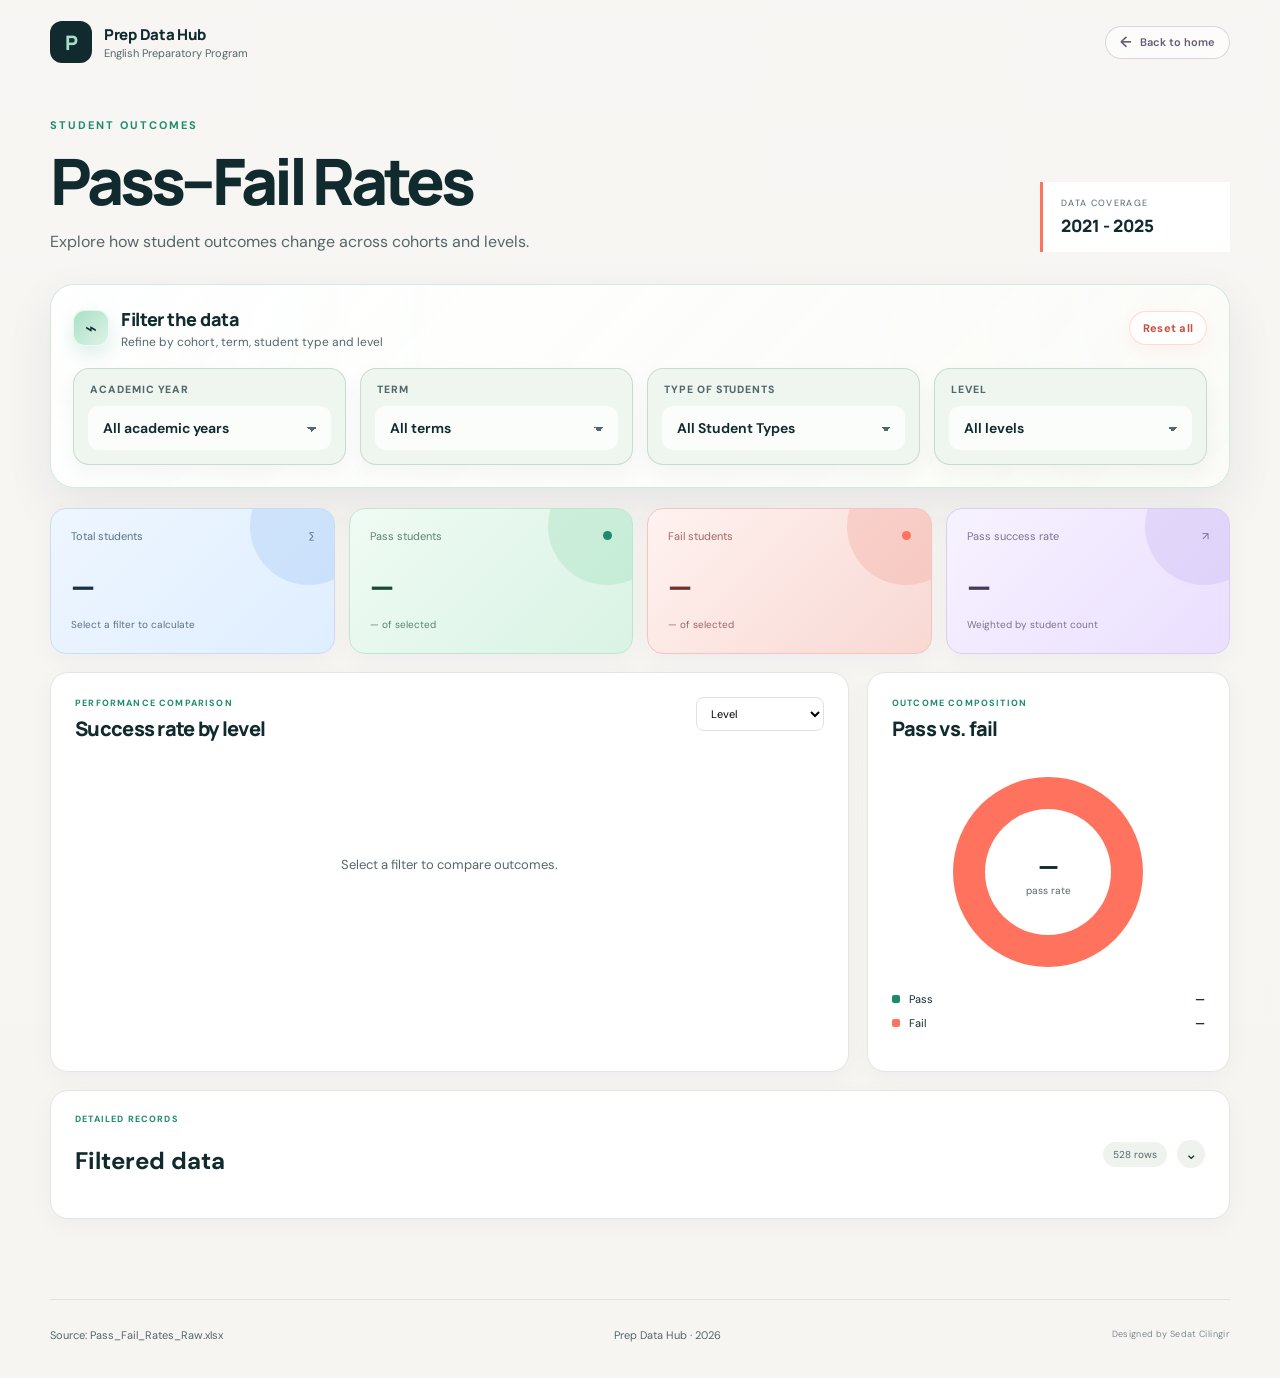
<file: pass-fail.html>
<!doctype html>
<html lang="en">
<head>
  <meta charset="utf-8">
  <meta name="viewport" content="width=device-width, initial-scale=1">
  <meta name="description" content="Interactive pass and fail rates dashboard">
  <title>Pass–Fail Rates | Prep Data Hub</title>
  <link rel="preconnect" href="https://fonts.googleapis.com">
  <link rel="preconnect" href="https://fonts.gstatic.com" crossorigin>
  <link href="https://fonts.googleapis.com/css2?family=DM+Sans:wght@400;500;600;700&family=Manrope:wght@600;700;800&display=swap" rel="stylesheet">
  <link rel="stylesheet" href="styles.css?v=3">
  <link rel="stylesheet" href="site-background.css?v=2">
  <link rel="stylesheet" href="table-collapse.css?v=1">
  <link rel="stylesheet" href="filter-layout.css?v=1">
  <link rel="stylesheet" href="kpi-colors.css?v=1">
</head>
<body class="dashboard-page">
  <header class="site-header dashboard-header">
    <a class="brand" href="index.html">
      <span class="brand-mark">P</span>
      <span>
        <strong>Prep Data Hub</strong>
        <small>English Preparatory Program</small>
      </span>
    </a>
    <a class="back-link" href="index.html"><span>←</span> Back to home</a>
  </header>

  <main class="dashboard-shell">
    <section class="dashboard-title">
      <div>
        <p class="eyebrow">Student outcomes</p>
        <h1>Pass–Fail Rates</h1>
        <p>Explore how student outcomes change across cohorts and levels.</p>
      </div>
      <div class="data-badge">
        <span>DATA COVERAGE</span>
        <strong id="coverageLabel">—</strong>
      </div>
    </section>

    <section class="filter-panel" aria-label="Dashboard filters">
      <div class="filter-heading">
        <div>
          <span class="filter-icon">⌁</span>
          <span>
            <strong>Filter the data</strong>
            <small>Refine by cohort, term, student type and level</small>
          </span>
        </div>
        <button id="resetFilters" type="button">Reset all</button>
      </div>
      <div class="filter-grid">
        <label>
          <span>Academic Year</span>
          <select id="academicYearFilter"></select>
        </label>
        <label>
          <span>Term</span>
          <select id="termFilter"></select>
        </label>
        <label>
          <span>Type of Students</span>
          <select id="studentTypeFilter"></select>
        </label>
        <label>
          <span>Level</span>
          <select id="levelFilter"></select>
        </label>
      </div>
    </section>

    <section class="kpi-grid" aria-label="Summary metrics">
      <article class="kpi-card kpi-total">
        <div class="kpi-top"><span>Total students</span><i>∑</i></div>
        <strong id="totalStudents">—</strong>
        <small id="recordCount">— records</small>
      </article>
      <article class="kpi-card kpi-pass">
        <div class="kpi-top"><span>Pass students</span><i class="success-dot"></i></div>
        <strong id="passStudents">—</strong>
        <small id="passShare">— of total</small>
      </article>
      <article class="kpi-card kpi-fail">
        <div class="kpi-top"><span>Fail students</span><i class="fail-dot"></i></div>
        <strong id="failStudents">—</strong>
        <small id="failShare">— of total</small>
      </article>
      <article class="kpi-card kpi-rate">
        <div class="kpi-top"><span>Pass success rate</span><i>↗</i></div>
        <strong id="passRate">—</strong>
        <small>Weighted by student count</small>
      </article>
    </section>

    <section class="chart-grid">
      <article class="panel chart-panel">
        <div class="panel-heading">
          <div>
            <p class="panel-kicker">Performance comparison</p>
            <h2>Success rate by <span id="dimensionTitle">level</span></h2>
          </div>
          <select id="dimensionSelect" aria-label="Chart breakdown">
            <option value="Level">Level</option>
            <option value="Type of Students">Type of Students</option>
            <option value="Academic Year">Academic Year</option>
            <option value="Term">Term</option>
          </select>
        </div>
        <div id="barChart" class="bar-chart" role="img" aria-label="Pass rate bar chart"></div>
      </article>

      <article class="panel donut-panel">
        <div class="panel-heading">
          <div>
            <p class="panel-kicker">Outcome composition</p>
            <h2>Pass vs. fail</h2>
          </div>
        </div>
        <div class="donut-wrap">
          <div id="donutChart" class="donut-chart">
            <div class="donut-center">
              <strong id="donutRate">—</strong>
              <span>pass rate</span>
            </div>
          </div>
          <div class="legend">
            <div><i class="legend-pass"></i><span>Pass</span><strong id="legendPass">—</strong></div>
            <div><i class="legend-fail"></i><span>Fail</span><strong id="legendFail">—</strong></div>
          </div>
        </div>
      </article>
    </section>

    <details class="panel table-panel">
      <summary class="table-toggle">
        <div>
          <p class="panel-kicker">Detailed records</p>
          <h2>Filtered data</h2>
        </div>
        <div class="table-toggle-meta">
          <span id="tableCount" class="table-count">— rows</span>
          <span class="table-toggle-icon" aria-hidden="true">⌄</span>
        </div>
      </summary>
      <div class="table-content">
        <div class="table-scroll">
          <table>
            <thead>
              <tr>
                <th>Academic Year</th>
                <th>Term</th>
                <th>Type of Students</th>
                <th>Level</th>
                <th class="numeric">Number of Sts</th>
                <th class="numeric">Pass Sts</th>
                <th class="numeric">Fail Sts</th>
                <th class="numeric">Pass Success Rate</th>
              </tr>
            </thead>
            <tbody id="dataTableBody"></tbody>
          </table>
        </div>
        <div id="emptyState" class="empty-state" hidden>
          <strong>No records match these filters.</strong>
          <span>Try widening your selection or resetting all filters.</span>
        </div>
      </div>
    </details>
  </main>

  <footer class="site-footer dashboard-footer">
    <span>Source: Pass_Fail_Rates_Raw.xlsx</span>
    <span>Prep Data Hub · 2026</span>
    <span class="designer-credit">Designed by Sedat Cilingir</span>
  </footer>

  <script src="data/pass-fail-data.js?v=6"></script>
  <script src="dashboard.js?v=5"></script>
</body>
</html>
</file>
<file: styles.css>
:root {
  --ink: #102a2d;
  --ink-soft: #53676a;
  --paper: #f4f3ee;
  --white: #fff;
  --mint: #a8dfc5;
  --mint-deep: #1e8b6d;
  --coral: #ff725e;
  --coral-soft: #ffd7d0;
  --line: #dfe3dc;
  --shadow: 0 20px 60px rgba(16, 42, 45, .09);
}

* { box-sizing: border-box; }
html { scroll-behavior: smooth; }
body {
  margin: 0;
  color: var(--ink);
  background: var(--paper);
  font-family: "DM Sans", sans-serif;
  -webkit-font-smoothing: antialiased;
}
a { color: inherit; text-decoration: none; }
button, input, select { font: inherit; }

.site-header {
  width: min(1180px, calc(100% - 48px));
  height: 96px;
  margin: auto;
  display: flex;
  align-items: center;
  justify-content: space-between;
}
.brand { display: inline-flex; align-items: center; gap: 12px; }
.brand-mark {
  width: 42px; height: 42px; display: grid; place-items: center;
  border-radius: 12px; background: var(--ink); color: var(--mint);
  font: 800 20px "Manrope", sans-serif;
}
.brand span:last-child { display: grid; gap: 1px; }
.brand strong { font: 800 15px "Manrope", sans-serif; letter-spacing: -.02em; }
.brand small { color: var(--ink-soft); font-size: 11px; }
.status-pill {
  display: flex; align-items: center; gap: 8px; padding: 9px 14px;
  border: 1px solid var(--line); border-radius: 99px; color: var(--ink-soft); font-size: 12px;
}
.status-pill i { width: 7px; height: 7px; border-radius: 50%; background: var(--mint-deep); }

.hero {
  min-height: 590px; width: min(1180px, calc(100% - 48px)); margin: auto;
  display: grid; grid-template-columns: 1.05fr .95fr; align-items: center; gap: 80px;
}
.eyebrow {
  margin: 0 0 18px; color: var(--mint-deep); text-transform: uppercase;
  font-size: 11px; font-weight: 700; letter-spacing: .18em;
}
.hero h1, .dashboard-title h1 {
  margin: 0; font: 800 clamp(48px, 6.1vw, 82px)/.98 "Manrope", sans-serif;
  letter-spacing: -.065em;
}
.hero h1 em { color: var(--coral); font-style: normal; }
.hero-text {
  max-width: 560px; margin: 28px 0 34px; color: var(--ink-soft);
  font-size: 17px; line-height: 1.7;
}
.primary-button {
  display: inline-flex; align-items: center; gap: 28px; padding: 16px 18px 16px 22px;
  border-radius: 12px; color: #fff; background: var(--ink); font-weight: 700; font-size: 14px;
  box-shadow: 0 12px 26px rgba(16, 42, 45, .18); transition: transform .2s, box-shadow .2s;
}
.primary-button span {
  display: grid; place-items: center; width: 29px; height: 29px;
  border-radius: 8px; color: var(--ink); background: var(--mint);
}
.primary-button:hover { transform: translateY(-2px); box-shadow: 0 16px 34px rgba(16, 42, 45, .23); }

.hero-visual {
  height: 440px; position: relative; border-radius: 36px; overflow: hidden;
  background: var(--ink);
}
.hero-visual::before {
  content: ""; position: absolute; inset: 0; opacity: .12;
  background-image: linear-gradient(rgba(255,255,255,.2) 1px, transparent 1px), linear-gradient(90deg, rgba(255,255,255,.2) 1px, transparent 1px);
  background-size: 38px 38px;
}
.orb { position: absolute; border-radius: 50%; filter: blur(2px); }
.orb-one { width: 260px; height: 260px; right: -40px; top: -55px; background: var(--mint); opacity: .82; }
.orb-two { width: 200px; height: 200px; left: -70px; bottom: -70px; background: var(--coral); opacity: .88; }
.visual-card {
  position: absolute; z-index: 2; border: 1px solid rgba(255,255,255,.22);
  border-radius: 22px; color: white; background: rgba(255,255,255,.12);
  backdrop-filter: blur(14px); box-shadow: 0 20px 60px rgba(0,0,0,.2);
}
.visual-card-main { width: 280px; height: 260px; left: 50%; top: 48%; padding: 26px; transform: translate(-50%, -50%) rotate(-3deg); }
.mini-label { color: rgba(255,255,255,.68); font-size: 10px; letter-spacing: .18em; }
.visual-rate { margin-top: 18px; font: 800 66px "Manrope", sans-serif; letter-spacing: -.07em; }
.visual-rate small { color: var(--mint); font-size: 24px; }
.spark-bars { height: 78px; margin-top: 22px; display: flex; align-items: end; gap: 9px; }
.spark-bars i { flex: 1; border-radius: 5px 5px 2px 2px; background: var(--mint); opacity: .85; }
.visual-card-side { right: 16px; bottom: 24px; width: 175px; padding: 18px; transform: rotate(4deg); }
.visual-card-side span, .visual-card-side small { display: block; color: rgba(255,255,255,.66); font-size: 10px; }
.visual-card-side strong { display: block; margin: 4px 0 6px; font: 800 26px "Manrope"; }

.reports-section { width: min(1180px, calc(100% - 48px)); margin: 80px auto 120px; }
.section-heading { display: grid; grid-template-columns: 1fr 1fr; align-items: end; gap: 80px; margin-bottom: 34px; }
.section-heading h2 { margin: 0; font: 800 34px "Manrope"; letter-spacing: -.04em; }
.section-heading > p { margin: 0; max-width: 440px; color: var(--ink-soft); line-height: 1.6; }
.report-grid { display: grid; grid-template-columns: 1.15fr .85fr; gap: 18px; }
.report-card {
  min-height: 260px; position: relative; display: grid; grid-template-columns: 70px 1fr auto;
  gap: 24px; padding: 32px; border: 1px solid var(--line); border-radius: 22px;
  background: rgba(255,255,255,.55); transition: transform .2s, box-shadow .2s, background .2s;
}
.report-card.featured:hover { transform: translateY(-4px); box-shadow: var(--shadow); background: white; }
.card-icon { width: 58px; height: 58px; display: grid; place-items: center; border-radius: 16px; background: var(--mint); }
.card-icon svg { width: 27px; fill: none; stroke: var(--ink); stroke-width: 1.8; stroke-linecap: round; stroke-linejoin: round; }
.card-number { color: var(--coral); font-size: 10px; font-weight: 700; letter-spacing: .15em; text-transform: uppercase; }
.card-content h3 { margin: 14px 0 12px; font: 800 25px "Manrope"; letter-spacing: -.035em; }
.card-content p { max-width: 490px; margin: 0; color: var(--ink-soft); line-height: 1.65; }
.card-arrow { align-self: end; width: 42px; height: 42px; display: grid; place-items: center; border-radius: 50%; background: var(--ink); color: white; font-size: 20px; }
.report-card.muted { grid-template-columns: 70px 1fr; opacity: .58; }
.report-card.muted .card-icon { background: var(--coral-soft); }

.site-footer {
  width: min(1180px, calc(100% - 48px)); margin: auto; padding: 28px 0 36px;
  display: flex; justify-content: space-between; border-top: 1px solid var(--line);
  color: var(--ink-soft); font-size: 11px;
}
.designer-credit {
  font-size: 9px;
  letter-spacing: .04em;
  opacity: .74;
}

/* Dashboard */
.dashboard-page { background: #f6f7f3; }
.dashboard-header { height: 84px; }
.back-link { display: flex; align-items: center; gap: 9px; font-weight: 600; font-size: 13px; }
.back-link span { font-size: 18px; }
.dashboard-shell { width: min(1180px, calc(100% - 48px)); margin: 34px auto 80px; }
.dashboard-title { display: flex; align-items: end; justify-content: space-between; margin-bottom: 32px; }
.dashboard-title h1 { font-size: clamp(42px, 5vw, 64px); }
.dashboard-title > div:first-child > p:last-child { margin: 18px 0 0; color: var(--ink-soft); }
.data-badge { min-width: 190px; padding: 15px 18px; border-left: 3px solid var(--coral); background: white; }
.data-badge span { display: block; color: var(--ink-soft); font-size: 9px; letter-spacing: .15em; }
.data-badge strong { display: block; margin-top: 5px; font: 800 17px "Manrope"; }

.filter-panel, .panel, .kpi-card { border: 1px solid #e3e7e0; background: white; box-shadow: 0 7px 26px rgba(16,42,45,.035); }
.filter-panel {
  position: relative;
  margin-bottom: 20px;
  padding: 22px;
  overflow: hidden;
  border-color: rgba(168,223,197,.55);
  border-radius: 24px;
  background:
    linear-gradient(135deg, rgba(255,255,255,.96), rgba(250,252,248,.9)),
    radial-gradient(circle at 4% 0%, rgba(168,223,197,.34), transparent 32%),
    radial-gradient(circle at 96% 12%, rgba(255,215,208,.3), transparent 28%);
  box-shadow: 0 18px 48px rgba(16,42,45,.08);
}
.filter-panel::before {
  content: "";
  position: absolute;
  inset: 0;
  pointer-events: none;
  border-radius: inherit;
  box-shadow: inset 0 1px 0 rgba(255,255,255,.85);
}
.filter-heading { position: relative; display: flex; align-items: center; justify-content: space-between; gap: 18px; margin-bottom: 18px; }
.filter-heading > div { display: flex; align-items: center; gap: 12px; font-size: 13px; }
.filter-heading > div > span:last-child { display: grid; gap: 3px; }
.filter-heading strong { font: 800 16px "Manrope", sans-serif; letter-spacing: -.02em; }
.filter-heading small { color: var(--ink-soft); font-size: 11px; }
.filter-icon {
  width: 36px; height: 36px; display: grid; place-items: center;
  border-radius: 12px; color: var(--ink); background: linear-gradient(135deg, var(--mint), #dff4e9);
  box-shadow: inset 0 0 0 1px rgba(255,255,255,.65), 0 8px 18px rgba(30,139,109,.14);
  font-size: 20px;
}
.filter-heading button {
  flex-shrink: 0;
  min-height: 34px;
  padding: 0 13px;
  border: 1px solid rgba(255,114,94,.25);
  border-radius: 999px;
  color: #c85142;
  background: rgba(255,255,255,.7);
  cursor: pointer;
  font-size: 11px;
  font-weight: 800;
  letter-spacing: .02em;
  white-space: nowrap;
  box-shadow: 0 6px 16px rgba(255,114,94,.08);
  transition: transform .18s ease, box-shadow .18s ease, background .18s ease;
}
.filter-heading button:hover { transform: translateY(-1px); background: #fff8f6; box-shadow: 0 10px 22px rgba(255,114,94,.14); }
.filter-grid { position: relative; display: grid; grid-template-columns: repeat(6, 1fr); gap: 10px; }
.filter-grid label {
  min-width: 0;
  padding: 10px;
  border: 1px solid rgba(197,215,203,.9);
  border-radius: 16px;
  background: rgba(236,244,237,.82);
  box-shadow: 0 8px 22px rgba(16,42,45,.045);
  transition: border-color .18s ease, box-shadow .18s ease, background .18s ease;
}
.filter-grid label:focus-within { border-color: rgba(30,139,109,.55); background: #f7fbf6; box-shadow: 0 12px 28px rgba(30,139,109,.1); }
.filter-grid label > span { display: block; margin: 0 0 8px 2px; color: var(--ink-soft); font-size: 9px; font-weight: 800; text-transform: uppercase; letter-spacing: .08em; }
.filter-grid select, .filter-grid input[type="number"] {
  width: 100%; height: 38px; padding: 0 11px; border: 1px solid transparent;
  border-radius: 11px; outline: none; color: var(--ink); background: rgba(255,255,255,.72); font-size: 12px;
}
.filter-grid select {
  appearance: none;
  padding-right: 30px;
  background-image:
    linear-gradient(45deg, transparent 50%, var(--ink-soft) 50%),
    linear-gradient(135deg, var(--ink-soft) 50%, transparent 50%),
    linear-gradient(to right, transparent, transparent);
  background-position:
    calc(100% - 16px) 17px,
    calc(100% - 11px) 17px,
    100% 0;
  background-size: 5px 5px, 5px 5px, 2.5em 2.5em;
  background-repeat: no-repeat;
}
.filter-grid select:focus, .filter-grid input:focus { border-color: rgba(30,139,109,.35); background-color: white; box-shadow: 0 0 0 3px rgba(168,223,197,.24); }
.range-wrap { height: 38px; display: flex; align-items: center; gap: 10px; padding: 0 4px; border-radius: 11px; background: rgba(255,255,255,.72); }
.range-wrap input { width: 100%; accent-color: var(--mint-deep); }
.range-wrap output {
  min-width: 42px;
  padding: 5px 7px;
  border-radius: 999px;
  color: var(--mint-deep);
  background: rgba(168,223,197,.32);
  font-size: 12px;
  font-weight: 800;
  text-align: center;
}

.kpi-grid { display: grid; grid-template-columns: repeat(4, 1fr); gap: 14px; margin-bottom: 18px; }
.kpi-card { min-height: 145px; padding: 20px; border-radius: 16px; }
.kpi-top { display: flex; align-items: center; justify-content: space-between; color: var(--ink-soft); font-size: 11px; }
.kpi-top i { font-style: normal; }
.success-dot, .fail-dot { width: 9px; height: 9px; border-radius: 50%; background: var(--mint-deep); }
.fail-dot { background: var(--coral); }
.kpi-card > strong { display: block; margin: 22px 0 5px; font: 800 31px "Manrope"; letter-spacing: -.04em; }
.kpi-card > small { color: var(--ink-soft); font-size: 10px; }
.kpi-card.accent-dark { color: white; background: var(--ink); border-color: var(--ink); }
.kpi-card.accent-dark .kpi-top, .kpi-card.accent-dark > small { color: rgba(255,255,255,.62); }
.kpi-card.accent-dark .kpi-top i { color: var(--mint); }
.kpi-card.accent-rate { background: var(--mint); border-color: var(--mint); }

.chart-grid { display: grid; grid-template-columns: 1.65fr .75fr; gap: 18px; margin-bottom: 18px; }
.panel { border-radius: 18px; }
.chart-panel, .donut-panel { min-height: 400px; padding: 24px; }
.panel-heading { display: flex; align-items: start; justify-content: space-between; gap: 20px; }
.panel-kicker { margin: 0 0 6px; color: var(--mint-deep); font-size: 9px; font-weight: 700; text-transform: uppercase; letter-spacing: .13em; }
.panel-heading h2 { margin: 0; font: 800 20px "Manrope"; letter-spacing: -.035em; }
.panel-heading select { padding: 8px 10px; border: 1px solid var(--line); border-radius: 8px; background: white; font-size: 11px; }
.bar-chart { display: grid; gap: 17px; margin-top: 34px; }
.bar-row { display: grid; grid-template-columns: 118px 1fr 52px; align-items: center; gap: 13px; }
.bar-label { overflow: hidden; text-overflow: ellipsis; white-space: nowrap; color: var(--ink-soft); font-size: 11px; }
.bar-track { height: 23px; overflow: hidden; border-radius: 5px; background: #edf0eb; }
.bar-track i { display: block; height: 100%; border-radius: 5px; background: linear-gradient(90deg, var(--mint-deep), var(--mint)); animation: grow .55s ease both; }
.bar-row strong { font-size: 11px; }
@keyframes grow { from { width: 0; } }
.chart-empty { padding: 80px 0; text-align: center; color: var(--ink-soft); font-size: 13px; }
.donut-wrap { display: grid; place-items: center; margin-top: 35px; }
.donut-chart {
  --rate: 0deg; width: 190px; height: 190px; position: relative; display: grid; place-items: center;
  border-radius: 50%; background: conic-gradient(var(--mint-deep) 0 var(--rate), var(--coral) var(--rate) 360deg);
}
.donut-chart::after { content: ""; position: absolute; width: 126px; height: 126px; border-radius: 50%; background: white; }
.donut-center { z-index: 1; display: grid; place-items: center; }
.donut-center strong { font: 800 27px "Manrope"; }
.donut-center span { color: var(--ink-soft); font-size: 10px; }
.legend { width: 100%; margin-top: 25px; display: grid; gap: 10px; }
.legend > div { display: grid; grid-template-columns: 9px 1fr auto; align-items: center; gap: 8px; font-size: 11px; }
.legend i { width: 8px; height: 8px; border-radius: 2px; background: var(--mint-deep); }
.legend .legend-fail { background: var(--coral); }

.table-panel { padding: 24px 0 0; overflow: hidden; }
.table-panel .panel-heading { padding: 0 24px 20px; }
.table-count { padding: 6px 10px; border-radius: 99px; background: #eef3ed; color: var(--ink-soft); font-size: 10px; }
.table-scroll { overflow-x: auto; }
table { width: 100%; border-collapse: collapse; font-size: 11px; }
th { padding: 12px 14px; color: var(--ink-soft); background: #f4f6f2; text-align: left; font-size: 9px; letter-spacing: .04em; text-transform: uppercase; white-space: nowrap; }
td { padding: 14px; border-top: 1px solid #edf0eb; white-space: nowrap; }
tbody tr:hover { background: #fbfcfa; }
.numeric { text-align: right; }
.type-tag { display: inline-block; padding: 5px 8px; border-radius: 6px; background: #eef4f0; }
.type-tag.both { color: #fff; background: var(--ink); }
.rate-chip { display: inline-block; min-width: 50px; padding: 5px 7px; border-radius: 6px; color: #17664f; background: #dff4e9; text-align: center; font-weight: 700; }
.empty-state { padding: 65px 24px; text-align: center; color: var(--ink-soft); }
.empty-state strong, .empty-state span { display: block; }
.empty-state strong { color: var(--ink); margin-bottom: 7px; }
.dashboard-footer { margin-top: 0; }

@media (max-width: 980px) {
  .hero { grid-template-columns: 1fr; padding: 70px 0; }
  .hero-visual { height: 390px; }
  .filter-grid { grid-template-columns: repeat(3, 1fr); }
  .chart-grid { grid-template-columns: 1fr; }
  .donut-panel { min-height: auto; }
  .donut-wrap { grid-template-columns: 220px 1fr; }
}
@media (max-width: 720px) {
  .site-header, .hero, .reports-section, .site-footer, .dashboard-shell { width: min(100% - 28px, 1180px); }
  .site-header { height: 76px; }
  .status-pill, .brand small { display: none; }
  .hero { gap: 52px; padding: 42px 0 70px; }
  .hero h1 { font-size: 48px; }
  .hero-visual { height: 360px; border-radius: 25px; }
  .visual-card-main { width: 240px; }
  .section-heading, .report-grid { grid-template-columns: 1fr; gap: 22px; }
  .section-heading { align-items: start; }
  .report-card { grid-template-columns: 55px 1fr; padding: 25px; }
  .card-arrow { display: none; }
  .dashboard-title { align-items: start; gap: 20px; }
  .data-badge { display: none; }
  .filter-grid { grid-template-columns: repeat(2, 1fr); }
  .kpi-grid { grid-template-columns: repeat(2, 1fr); }
  .donut-wrap { grid-template-columns: 1fr; }
  .legend { max-width: 260px; }
}
@media (max-width: 480px) {
  .back-link { font-size: 0; }
  .back-link span { font-size: 22px; }
  .dashboard-shell { margin-top: 22px; }
  .dashboard-title h1 { font-size: 42px; }
  .filter-grid { grid-template-columns: 1fr; }
  .kpi-grid { grid-template-columns: 1fr; }
  .chart-panel, .donut-panel { padding: 20px; }
  .panel-heading { flex-direction: column; }
  .bar-row { grid-template-columns: 82px 1fr 45px; }
  .site-footer { gap: 18px; flex-direction: column; }
}
</file>
<file: site-background.css>
body,
body.dashboard-page {
  min-height: 100vh;
  background:
    linear-gradient(rgba(246, 244, 241, .84), rgba(246, 244, 241, .91)),
    url("https://www.bilgi.edu.tr/media/uploads/2018/01/11/kustepe_kampus_03.jpg") center / cover fixed no-repeat;
}

.back-link {
  display: inline-flex;
  align-items: center;
  gap: 8px;
  padding: 8px 14px;
  border: 1px solid rgba(67, 36, 95, .18);
  border-radius: 999px;
  color: #675a75;
  background: rgba(255, 255, 255, .62);
  backdrop-filter: blur(8px);
  font-size: 11px;
  font-weight: 600;
  transition: color .2s ease, background-color .2s ease, border-color .2s ease, transform .2s ease;
}

.back-link span {
  font-size: 15px;
  line-height: 1;
}

.back-link:hover {
  color: #43245f;
  background: rgba(255, 255, 255, .84);
  border-color: rgba(67, 36, 95, .3);
  transform: translateY(-1px);
}

@media (max-width: 740px) {
  body,
  body.dashboard-page {
    background-attachment: scroll;
  }
}

@media (max-width: 480px) {
  .back-link {
    padding: 8px 12px;
    font-size: 11px;
  }

  .back-link span {
    font-size: 15px;
  }
}
</file>
<file: table-collapse.css>
.table-panel {
  padding: 0;
}

.table-toggle {
  display: flex;
  align-items: center;
  justify-content: space-between;
  gap: 20px;
  padding: 22px 24px;
  cursor: pointer;
  list-style: none;
  user-select: none;
  transition: background-color .2s ease;
}

.table-toggle::-webkit-details-marker {
  display: none;
}

.table-toggle:hover {
  background: rgba(244, 246, 242, .72);
}

.table-toggle:focus-visible {
  outline: 2px solid var(--mint-deep);
  outline-offset: -3px;
}

.table-toggle-meta {
  display: flex;
  align-items: center;
  gap: 10px;
}

.table-toggle-icon {
  width: 28px;
  height: 28px;
  display: grid;
  place-items: center;
  border-radius: 50%;
  color: var(--ink);
  background: #eef3ed;
  font-size: 15px;
  transition: transform .25s ease, background-color .2s ease;
}

.table-panel[open] .table-toggle-icon {
  transform: rotate(180deg);
  background: var(--mint);
}

.table-content {
  border-top: 1px solid #edf0eb;
}

@media (max-width: 480px) {
  .table-toggle {
    padding: 19px 20px;
  }
}
</file>
<file: filter-layout.css>
.filter-grid {
  grid-template-columns: repeat(4, minmax(0, 1fr));
  gap: 14px;
}

.filter-grid label {
  padding: 14px;
}

.filter-grid label > span {
  margin-bottom: 10px;
  font-size: 10.5px;
  letter-spacing: .09em;
}

.filter-grid select {
  height: 44px;
  padding: 0 14px;
  padding-right: 34px;
  font-size: 14px;
  font-weight: 650;
  background-position:
    calc(100% - 18px) 20px,
    calc(100% - 13px) 20px,
    100% 0;
}

.filter-heading strong {
  font-size: 18px;
}

.filter-heading small {
  font-size: 12px;
}

@media (max-width: 980px) {
  .filter-grid {
    grid-template-columns: repeat(2, minmax(0, 1fr));
  }
}

@media (max-width: 520px) {
  .filter-grid {
    grid-template-columns: 1fr;
  }
}
</file>
<file: kpi-colors.css>
.kpi-card {
  position: relative;
  overflow: hidden;
}

.kpi-card::after {
  content: "";
  position: absolute;
  right: -34px;
  top: -42px;
  width: 118px;
  height: 118px;
  border-radius: 50%;
  opacity: .34;
  pointer-events: none;
}

.kpi-card.kpi-total {
  color: #17324a;
  border-color: #c9dcf2;
  background: linear-gradient(135deg, #eef6ff, #dfeeff);
}

.kpi-card.kpi-total::after {
  background: #9fc5f4;
}

.kpi-card.kpi-total .kpi-top,
.kpi-card.kpi-total > small {
  color: rgba(23, 50, 74, .68);
}

.kpi-card.kpi-pass {
  color: #164b37;
  border-color: #bfe6d1;
  background: linear-gradient(135deg, #effbf4, #d9f3e4);
}

.kpi-card.kpi-pass::after {
  background: #99ddb8;
}

.kpi-card.kpi-pass .kpi-top,
.kpi-card.kpi-pass > small {
  color: rgba(22, 75, 55, .68);
}

.kpi-card.kpi-fail {
  color: #74302b;
  border-color: #f1c6bf;
  background: linear-gradient(135deg, #fff2f0, #f8d8d3);
}

.kpi-card.kpi-fail::after {
  background: #f0a39a;
}

.kpi-card.kpi-fail .kpi-top,
.kpi-card.kpi-fail > small {
  color: rgba(116, 48, 43, .7);
}

.kpi-card.kpi-rate {
  color: #46385d;
  border-color: #d9cef0;
  background: linear-gradient(135deg, #f7f2ff, #eadfff);
}

.kpi-card.kpi-rate::after {
  background: #c7b4ef;
}

.kpi-card.kpi-rate .kpi-top,
.kpi-card.kpi-rate > small {
  color: rgba(70, 56, 93, .68);
}

.kpi-card > * {
  position: relative;
  z-index: 1;
}

.kpi-card > strong {
  text-shadow: 0 1px 0 rgba(255,255,255,.45);
}
</file>
